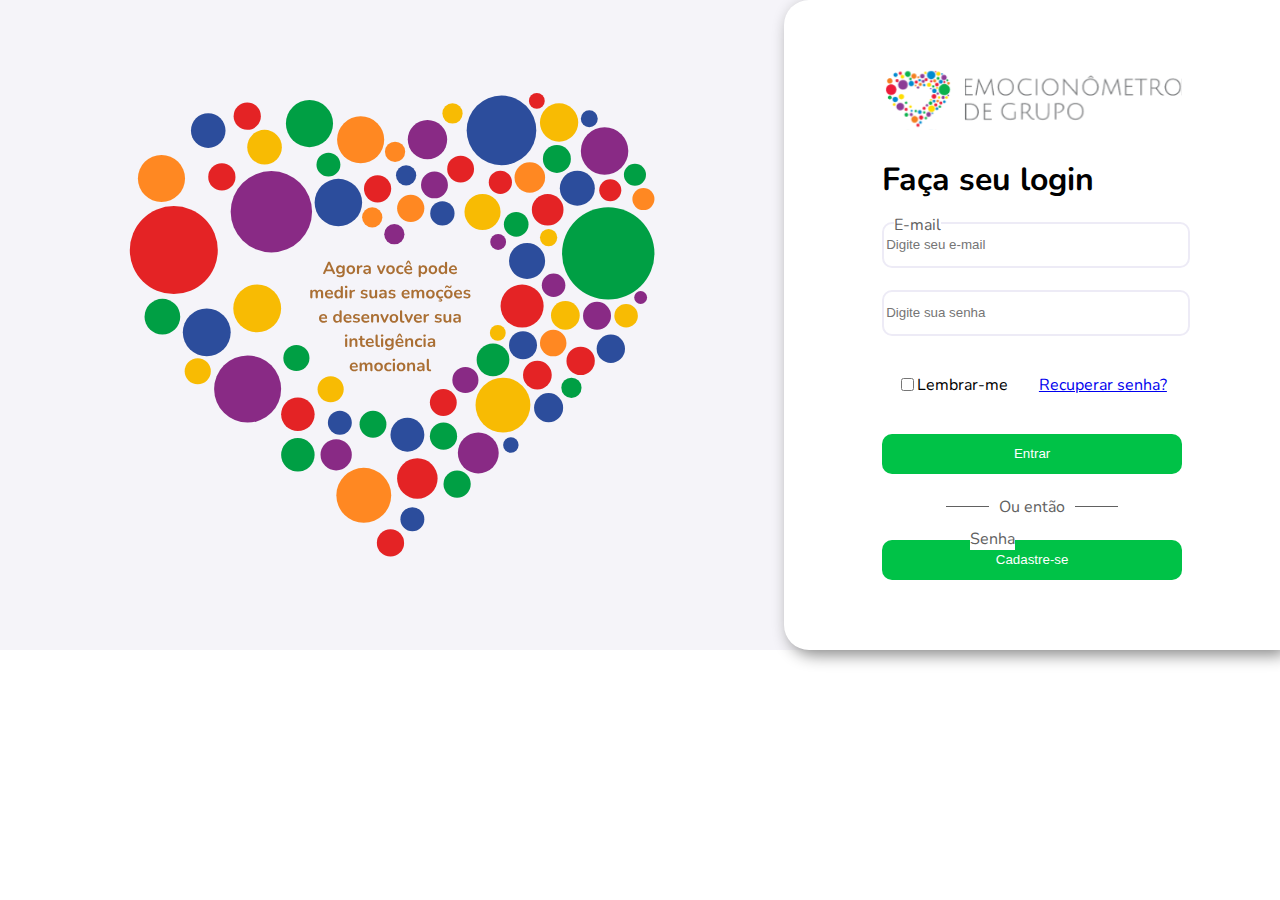
<file: index.html>
<!DOCTYPE html>
<html lang="pt-br">

<head>
    <meta charset="UTF-8">
    <meta name="viewport" content="width=device-width, initial-scale=1.0">
    <title>Página de Login</title>
    <link rel="stylesheet" href="login.css">
    <link rel="preconnect" href="https://fonts.googleapis.com">
    <link rel="preconnect" href="https://fonts.gstatic.com" crossorigin>
    <link href="https://fonts.googleapis.com/css2?family=Nunito:wght@500&display=swap" rel="stylesheet">
</head>

<body>
    <div class="main-login">
        <div class="left-login">
            <img class="img" src="./assets/login/coração.svg">
        </div>
        <div class="right-login">
            <div class="card-login">
                <div class="textfild">
                    <img class="vetor-login" src="./assets/login/icone login.svg">
                    <h1>Faça seu login</h1>
                    <form>
                        <div class="content-email">
                            <label class="label-email" for="email">E-mail</label>
                            <input type="email" name="email" placeholder="Digite seu e-mail">
                        </div>
                        <br>
                        <div>
                            <label class="label-senha" for="senha">Senha</label>
                            <input type="password" name="password" placeholder="Digite sua senha">
                            <span class="lnr lnr-eye"></span>
                        </div>
                    </form>
                    <br>
                    <div class="opcoes">
                        <div class="alinhar">
                            <input class="checkbox" type="checkbox">
                            <p>Lembrar-me</p>
                        </div>
                        <a href="#">Recuperar senha?</a>
                    </div>
                    <br>
                    <a href="./pages/bem-vindo/inicio.html"><button class="botton-entrar">Entrar</button></a>
                    <br><br>
                    <div class="linhas">
                        <div class="linha-h"></div>
                        <section>Ou então</section>
                        <div class="linha-h"></div>
                    </div>
                    <br>
                    <a href="#"><button class="botton-cadastrar">Cadastre-se</button></a>
                </div>
            </div>
        </div>
</body>

</html>
</file>
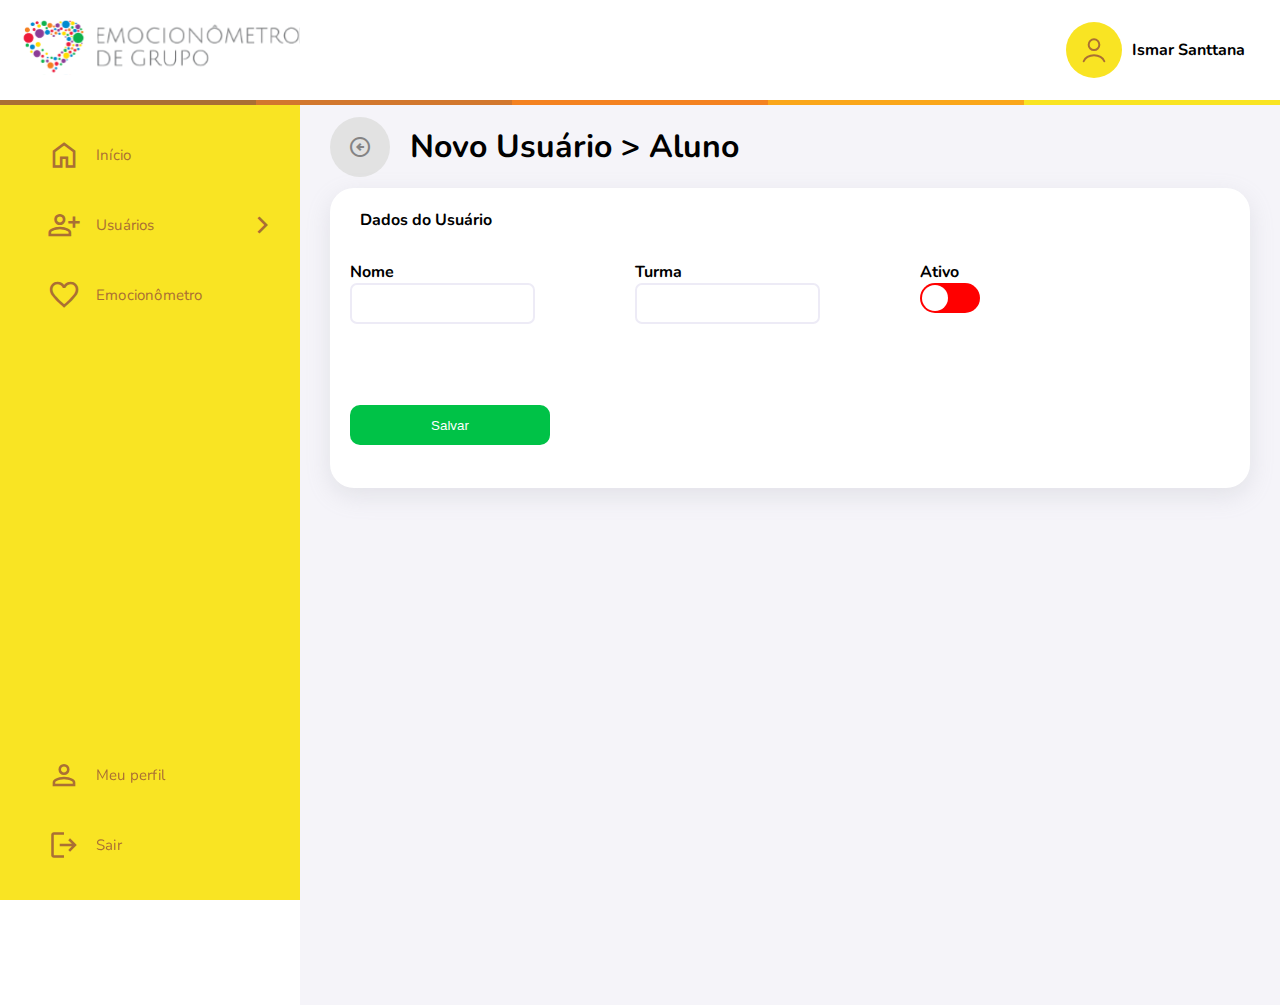
<file: pages/ALUNOS/cadastroalunos.html>
<!DOCTYPE html>
<html lang="pt-br">

<head>
    <meta charset="UTF-8" />
    <meta name="viewport" content="width=device-width, initial-scale=1.0" />
    <link rel="preconnect" href="https://fonts.googleapis.com" />
    <link rel="preconnect" href="https://fonts.gstatic.com" crossorigin />
    <link href="https://fonts.googleapis.com/css2?family=Nunito:wght@500&display=swap" rel="stylesheet" />
    <link rel="stylesheet" href="alunos.css" />
    <link rel="stylesheet"
        href="https://fonts.googleapis.com/css2?family=Material+Symbols+Outlined:opsz,wght,FILL,GRAD@20..48,100..700,0..1,-50..200" />
        <script src="cadastroalunos.js" defer></script>
        <script src="appalunos.js" defer></script>
    <title>Novo Usuário</title>
</head>

<body id="principal">
    <header>
        <div class="logo-home">
            <img src="../../assets/icones/icone.svg" />
        </div>
        <div class="user-logo">
            <img src="../../assets/icones/user1.svg" />
            <span>Ismar Santtana</span>
        </div>
    </header>
    <div class="linhas">
        <div class="linha-1"></div>
        <div class="linha-2"></div>
        <div class="linha-3"></div>
        <div class="linha-4"></div>
        <div class="linha-5"></div>
    </div>
    <nav>
        <div class="sidebar">
            <div class="menu-vertical">
                <div class="opcoes"><a href="../../pages/bem-vindo/inicio.html"><span class="material-symbols-outlined">
                            home
                        </span>
                        Início</a></div>
                <div class="opcoes">
                    <a class="acordion-usuarios"><span class="material-symbols-outlined">
                            person_add
                        </span>Usuários<span class="material-symbols-outlined icone">
                            chevron_right
                        </span></a>
                    <div class="submenu">
                        <a href="../../pages/PROFESSORES/listaprof.html" class="opcao-submenu">Professor</a>
                        <a href="pages/ALUNOS/listaalunos.html" class="opcao-submenu">Aluno</a>
                    </div>
                </div>
                <div class="opcoes"><a href="../../pages/EMOCIONOMETRO/emocionometro.html"><span class="material-symbols-outlined">
                            favorite
                        </span>
                        Emocionômetro</a></div>
                <div class="final">
                    <div class="opcoes"><a href="#"><span class="material-symbols-outlined">
                                person
                            </span>
                            Meu perfil</a></div>
                    <div class="opcoes"><a href="../../index.html"><span class="material-symbols-outlined">
                                logout
                            </span>
                            Sair</a></div>
                </div>
            </div>
        </div>
    </nav>

    <div class="main">
        <div class="central">
            <div class="voltar">
                <a href="../../pages/ALUNOS/listaalunos.html"><span class="material-symbols-outlined">
                    arrow_circle_left
                    </span></a>
                    <h1>Novo Usuário > Aluno</h1>
            </div>
            <div class="bloco-centro">
                <h4>Dados do Usuário</h4>
                <form id="formulario">
                    <div class="itens">
                        <label for="nome">Nome</label>
                        <input type="text" name="nome" id="nome" required>
                    </div>
                    <div class="itens">
                        <label for="turma">Turma</label>
                        <input type="text" name="turma" id="turma" required>
                    </div>
                    <div class="itens">
                        <label for="ativo">Ativo</label>
                        <label class="toggle">
                            <input type="checkbox" id="ativo" name="ativo" value="Ativo">
                            <span class="slider"></span>
                        </label>
                    </div>
                    <button class="btnsalvar" type="submit">Salvar</button>
                </form>
            </div>
        </div>
    </div>
</body>

</html>
</file>
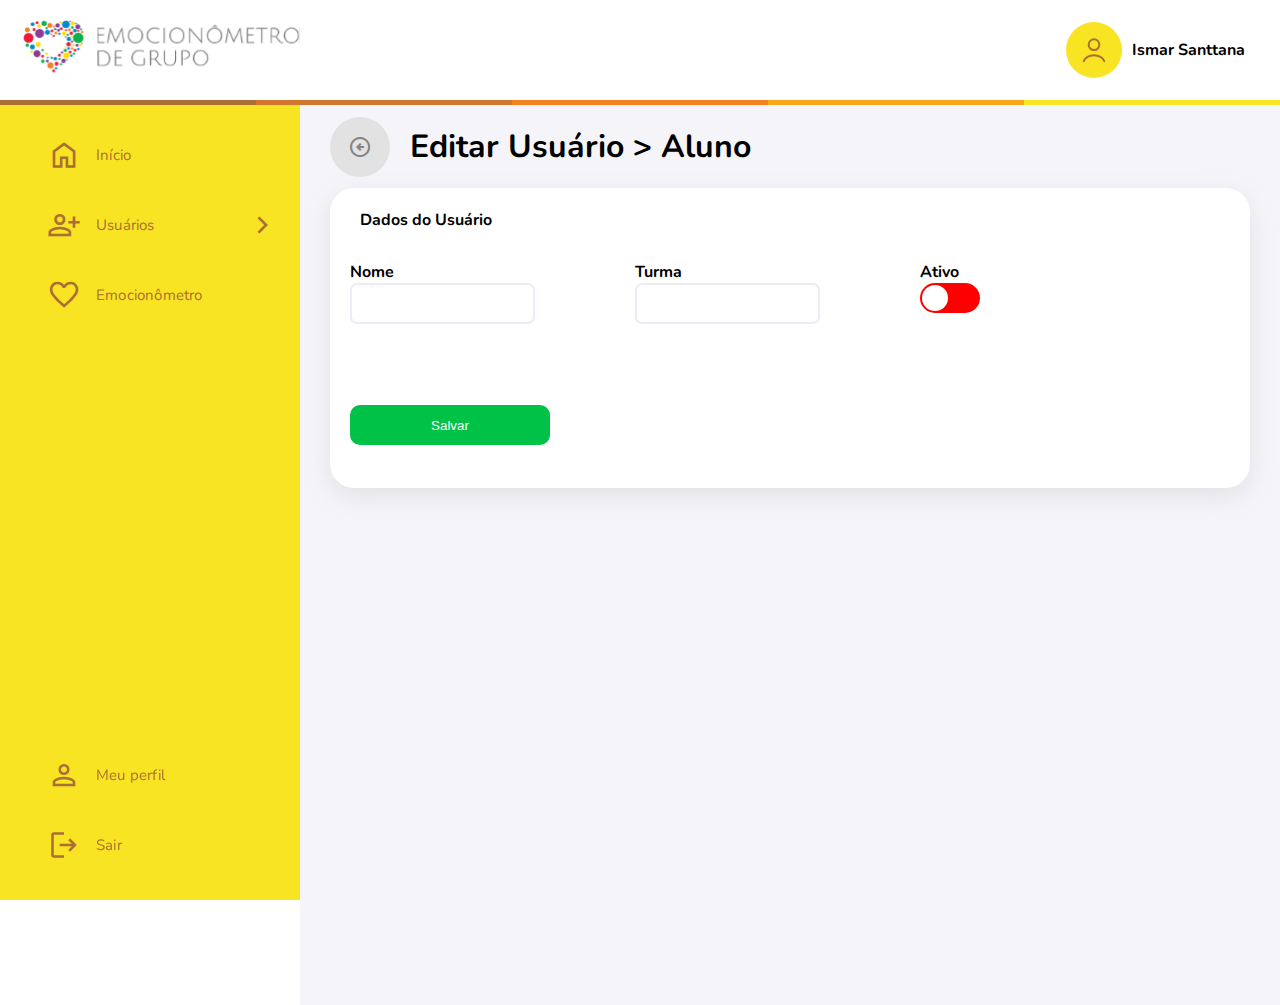
<file: pages/ALUNOS/editaralunos.html>
<!DOCTYPE html>
<html lang="pt-br">

<head>
    <meta charset="UTF-8" />
    <meta name="viewport" content="width=device-width, initial-scale=1.0" />
    <link rel="preconnect" href="https://fonts.googleapis.com" />
    <link rel="preconnect" href="https://fonts.gstatic.com" crossorigin />
    <link href="https://fonts.googleapis.com/css2?family=Nunito:wght@500&display=swap" rel="stylesheet" />
    <link rel="stylesheet" href="alunos.css" />
    <link rel="stylesheet"
        href="https://fonts.googleapis.com/css2?family=Material+Symbols+Outlined:opsz,wght,FILL,GRAD@20..48,100..700,0..1,-50..200" />
        <script src="editaralunos.js" defer></script>
        <script src="appalunos.js" defer></script>
    <title>Editar Alunos</title>
</head>

<body id="principal">
    <header>
        <div class="logo-home">
            <img src="../../assets/icones/icone.svg" />
        </div>
        <div class="user-logo">
            <img src="../../assets/icones/user1.svg" />
            <span>Ismar Santtana</span>
        </div>
    </header>
    <div class="linhas">
        <div class="linha-1"></div>
        <div class="linha-2"></div>
        <div class="linha-3"></div>
        <div class="linha-4"></div>
        <div class="linha-5"></div>
    </div>
    <nav>
        <div class="sidebar">
            <div class="menu-vertical">
                <div class="opcoes"><a href="../../pages/bem-vindo/inicio.html"><span class="material-symbols-outlined">
                            home
                        </span>
                        Início</a></div>
                <div class="opcoes">
                    <a class="acordion-usuarios"><span class="material-symbols-outlined">
                            person_add
                        </span>Usuários<span class="material-symbols-outlined icone">
                            chevron_right
                        </span></a>
                    <div class="submenu">
                        <a href="../../pages/PROFESSORES/listaprof.html" class="opcao-submenu">Professor</a>
                        <a href="../../pages/ALUNOS/listaalunos.html" class="opcao-submenu">Aluno</a>
                    </div>
                </div>
                <div class="opcoes"><a href=""><span class="material-symbols-outlined">
                            favorite
                        </span>
                        Emocionômetro</a></div>
                <div class="final">
                    <div class="opcoes"><a href=""><span class="material-symbols-outlined">
                                person
                            </span>
                            Meu perfil</a></div>
                    <div class="opcoes"><a href="../../index.html"><span class="material-symbols-outlined">
                                logout
                            </span>
                            Sair</a></div>
                </div>
            </div>
        </div>
    </nav>

    <div class="main">
        <div class="central">
            <div class="voltar">
                <a href="../../pages/PROFESSORES/listaprof.html"><span class="material-symbols-outlined">
                    arrow_circle_left
                    </span></a>
                    <h1>Editar Usuário > Aluno</h1>
            </div>
            <div class="bloco-centro">
                <h4>Dados do Usuário</h4>
                <form id="formulario">
                    <div class="itens">
                        <label for="nome">Nome</label>
                        <input type="text" name="nome" id="nome" required>
                    </div>
                    <div class="itens">
                        <label for="disciplina">Turma</label>
                        <input type="text" name="turma" id="turma" required>
                    </div>
                    <div class="itens">
                        <label for="ativo">Ativo</label>
                        <label class="toggle">
                            <input type="checkbox" id="ativo" name="ativo" value="Ativo">
                            <span class="slider"></span>
                        </label>
                    </div>
                    <button class="btnsalvar" type="submit">Salvar</button>
                </form>
            </div>
        </div>
    </div>
</body>

</html>
</file>
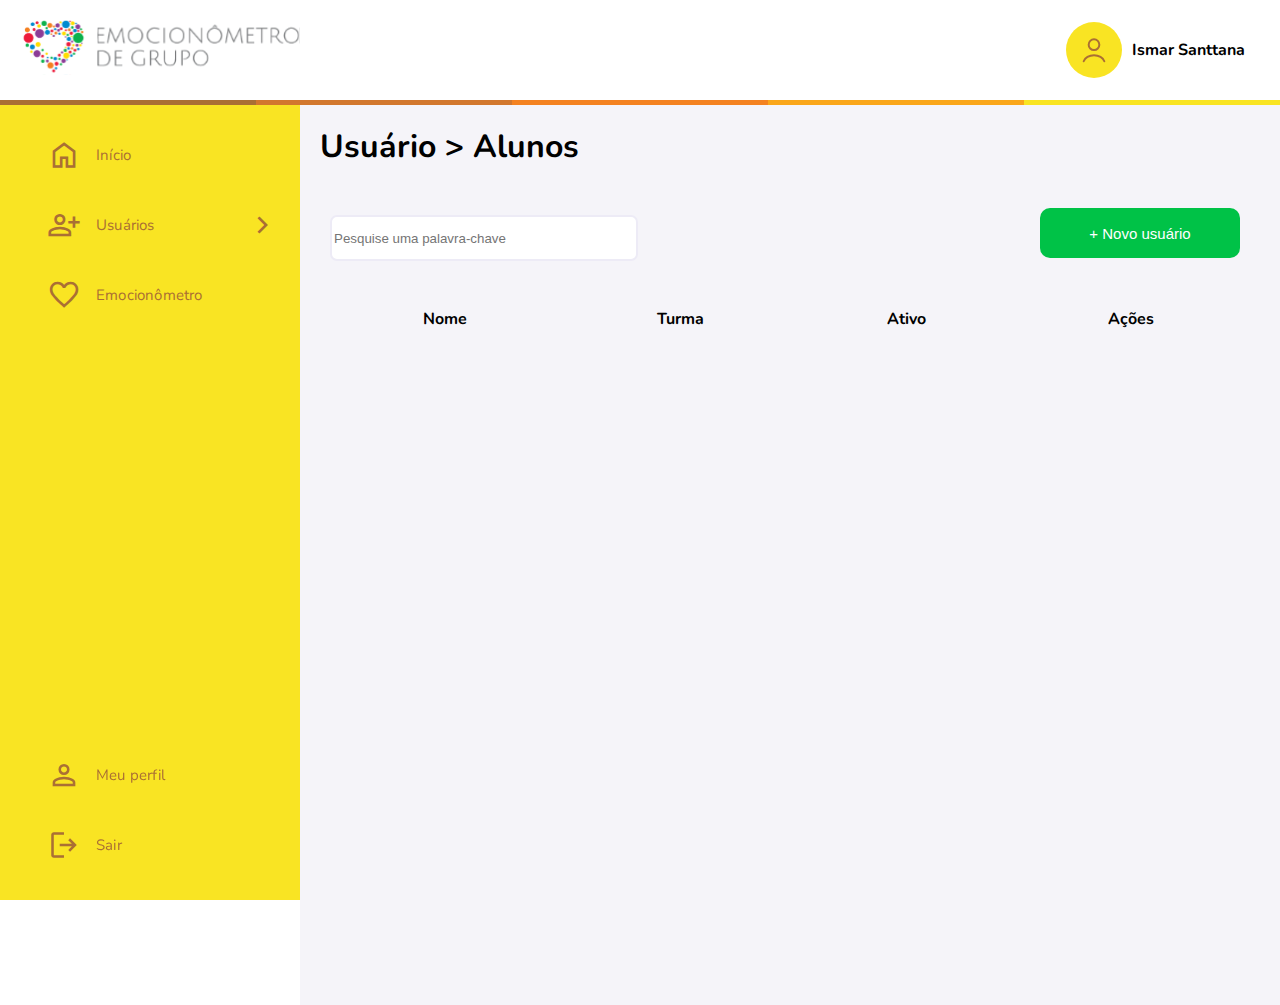
<file: pages/ALUNOS/listaalunos.html>
<!DOCTYPE html>
<html lang="pt-br">

<head>
    <meta charset="UTF-8" />
    <meta name="viewport" content="width=device-width, initial-scale=1.0" />
    <link rel="preconnect" href="https://fonts.googleapis.com" />
    <link rel="preconnect" href="https://fonts.gstatic.com" crossorigin />
    <link href="https://fonts.googleapis.com/css2?family=Nunito:wght@500&display=swap" rel="stylesheet" />
    <link rel="stylesheet" href="alunos.css" />
    <link rel="stylesheet"
        href="https://fonts.googleapis.com/css2?family=Material+Symbols+Outlined:opsz,wght,FILL,GRAD@20..48,100..700,0..1,-50..200" />
    <script src="listaralunos.js" defer></script>
    <script src="pesquisar.js" defer></script>
    <script src="appalunos.js" defer></script>
    <title>Listar Alunos</title>
</head>

<body id="principal">
    <header>
        <div class="logo-home">
            <img src="../../assets/icones/icone.svg" />
        </div>
        <div class="user-logo">
            <img src="../../assets/icones/user1.svg" />
            <span>Ismar Santtana</span>
        </div>
    </header>
    <div class="linhas">
        <div class="linha-1"></div>
        <div class="linha-2"></div>
        <div class="linha-3"></div>
        <div class="linha-4"></div>
        <div class="linha-5"></div>
    </div>
    <nav>
        <div class="sidebar">
            <div class="menu-vertical">
                <div class="opcoes"><a href="../../pages/bem-vindo/inicio.html"><span class="material-symbols-outlined">
                            home
                        </span>
                        Início</a></div>
                <div class="opcoes">
                    <a class="acordion-usuarios"><span class="material-symbols-outlined">
                            person_add
                        </span>Usuários<span class="material-symbols-outlined icone">
                            chevron_right
                        </span></a>
                    <div class="submenu">
                        <a href="../../pages/PROFESSORES/listaprof.html" class="opcao-submenu">Professor</a>
                        <a href="pages/ALUNOS/listaalunos.html" class="opcao-submenu">Aluno</a>
                    </div>
                </div>
                <div class="opcoes"><a href="../../pages/EMOCIONOMETRO/emocionometro.html"><span class="material-symbols-outlined">
                            favorite
                        </span>
                        Emocionômetro</a></div>
                <div class="final">
                    <div class="opcoes"><a href=""><span class="material-symbols-outlined">
                                person
                            </span>
                            Meu perfil</a></div>
                    <div class="opcoes"><a href="../../index.html"><span class="material-symbols-outlined">
                                logout
                            </span>
                            Sair</a></div>
                </div>
            </div>
        </div>
    </nav>

    <div class="main">
        <div class="central">
                <h1 class="paginacao">Usuário > Alunos</h1>
                    <div class="buscar">
                        <input id="input-busca" type="text" class="form-control mt-3 mb-3" placeholder="Pesquise uma palavra-chave">
                        <a href="../../pages/ALUNOS/cadastroalunos.html" ><button  class="b">+ Novo usuário</button></a>
                    </div>
                    <div class="main-chart">
                        <table class="table">
                            <thead>
                                <th>Nome</th>
                                <th>Turma</th>
                                <th>Ativo</th>
                                <th>Ações</th>
                            </thead>
                            <tbody id="tabela-prof"></tbody>
                        </table>
                    </div>   
        </div>
    </div>
</body>

</html>
</file>
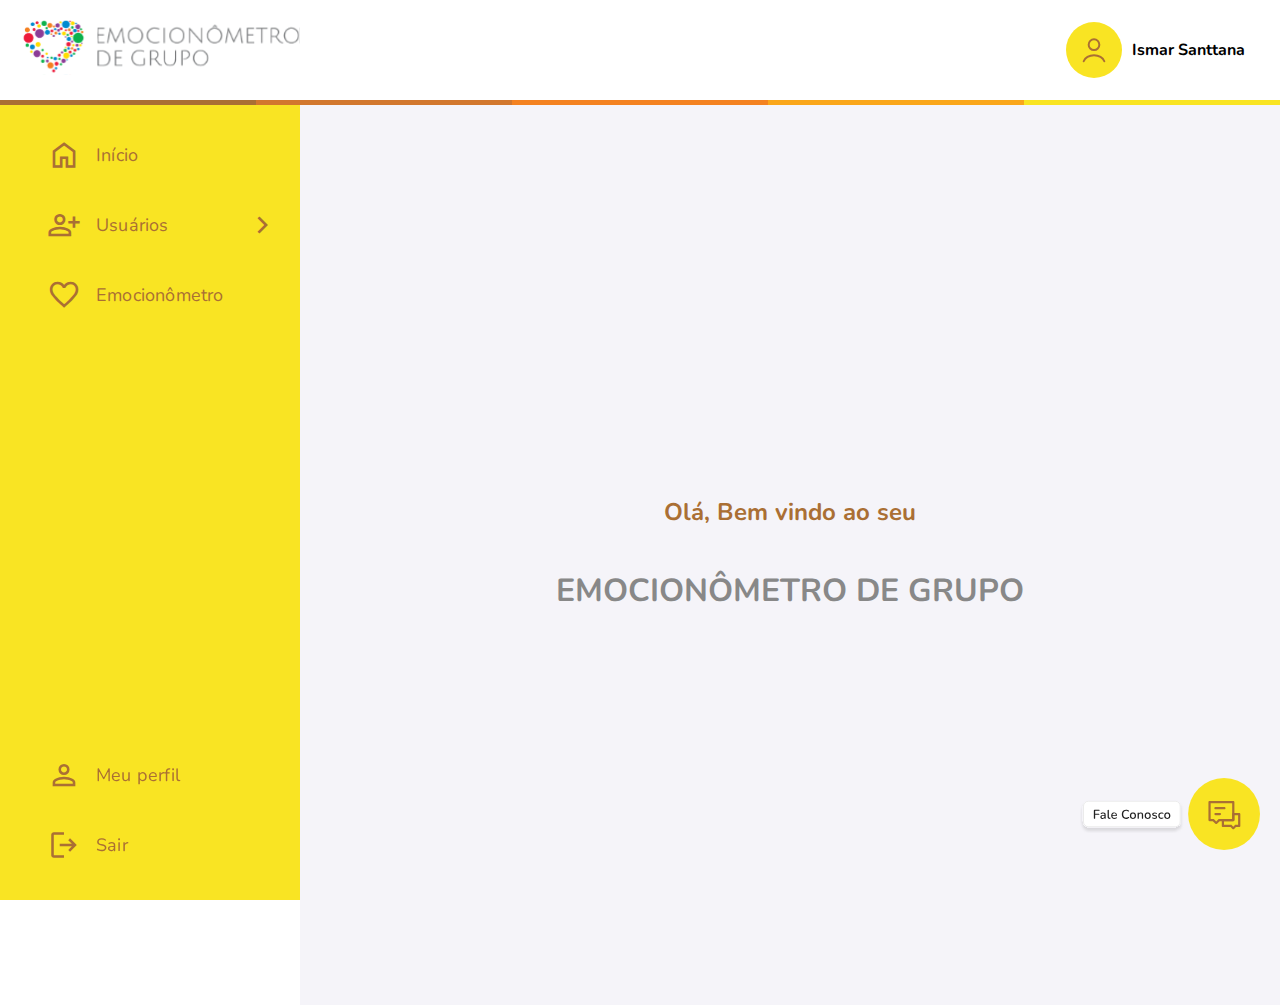
<file: pages/bem-vindo/inicio.html>
<!DOCTYPE html>
<html lang="pt-br">

<head>
    <meta charset="UTF-8" />
    <meta name="viewport" content="width=device-width, initial-scale=1.0" />
    <link rel="preconnect" href="https://fonts.googleapis.com" />
    <link rel="preconnect" href="https://fonts.gstatic.com" crossorigin />
    <link href="https://fonts.googleapis.com/css2?family=Nunito:wght@500&display=swap" rel="stylesheet" />
    <link rel="stylesheet" href="inicio.css" />
    <link rel="stylesheet"
        href="https://fonts.googleapis.com/css2?family=Material+Symbols+Outlined:opsz,wght,FILL,GRAD@20..48,100..700,0..1,-50..200" />
    <script src="app.js" defer></script>
    <title>Bem-Vindo</title>
</head>

<body id="principal">
    <header>
        <div class="logo-home">
            <img src="../../assets/icones/icone.svg" />
        </div>
        <div class="user-logo">
            <img src="../../assets/icones/user1.svg" />
            <span>Ismar Santtana</span>
        </div>
    </header>
    <div class="linhas">
        <div class="linha-1"></div>
        <div class="linha-2"></div>
        <div class="linha-3"></div>
        <div class="linha-4"></div>
        <div class="linha-5"></div>
    </div>
    <nav>
        <div class="sidebar">
            <div class="menu-vertical">
                <div class="opcoes"><a href="../../pages/bem-vindo/inicio.html"><span class="material-symbols-outlined">
                            home
                        </span>
                        Início</a></div>
                <div class="opcoes">
                    <a class="acordion-usuarios"><span class="material-symbols-outlined">
                            person_add
                        </span>Usuários<span class="material-symbols-outlined icone">
                            chevron_right
                        </span></a>
                    <div class="submenu">
                        <a href="../../pages/PROFESSORES/listaprof.html" class="opcao-submenu">Professor</a>
                        <a href="../../pages/ALUNOS/listaalunos.html" class="opcao-submenu">Aluno</a>
                    </div>
                </div>
                <div class="opcoes"><a href="../../pages/EMOCIONOMETRO/emocionometro.html"><span class="material-symbols-outlined">
                            favorite
                        </span>
                        Emocionômetro</a></div>
                <div class="final">
                    <div class="opcoes"><a href=""><span class="material-symbols-outlined">
                                person
                            </span>
                            Meu perfil</a></div>
                    <div class="opcoes"><a href="../../index.html"><span class="material-symbols-outlined">
                                logout
                            </span>
                            Sair</a></div>
                </div>
            </div>
        </div>
    </nav>

    <div class="main">
        <div class="central">
            <h2>Olá, Bem vindo ao seu</h2>
            <h1>EMOCIONÔMETRO DE GRUPO</h1>
        </div>
        <div class="faleconosco">
            <img src="../../assets/imagens/fale conosco.svg">
        </div>
    </div>
</body>

</html>
</file>
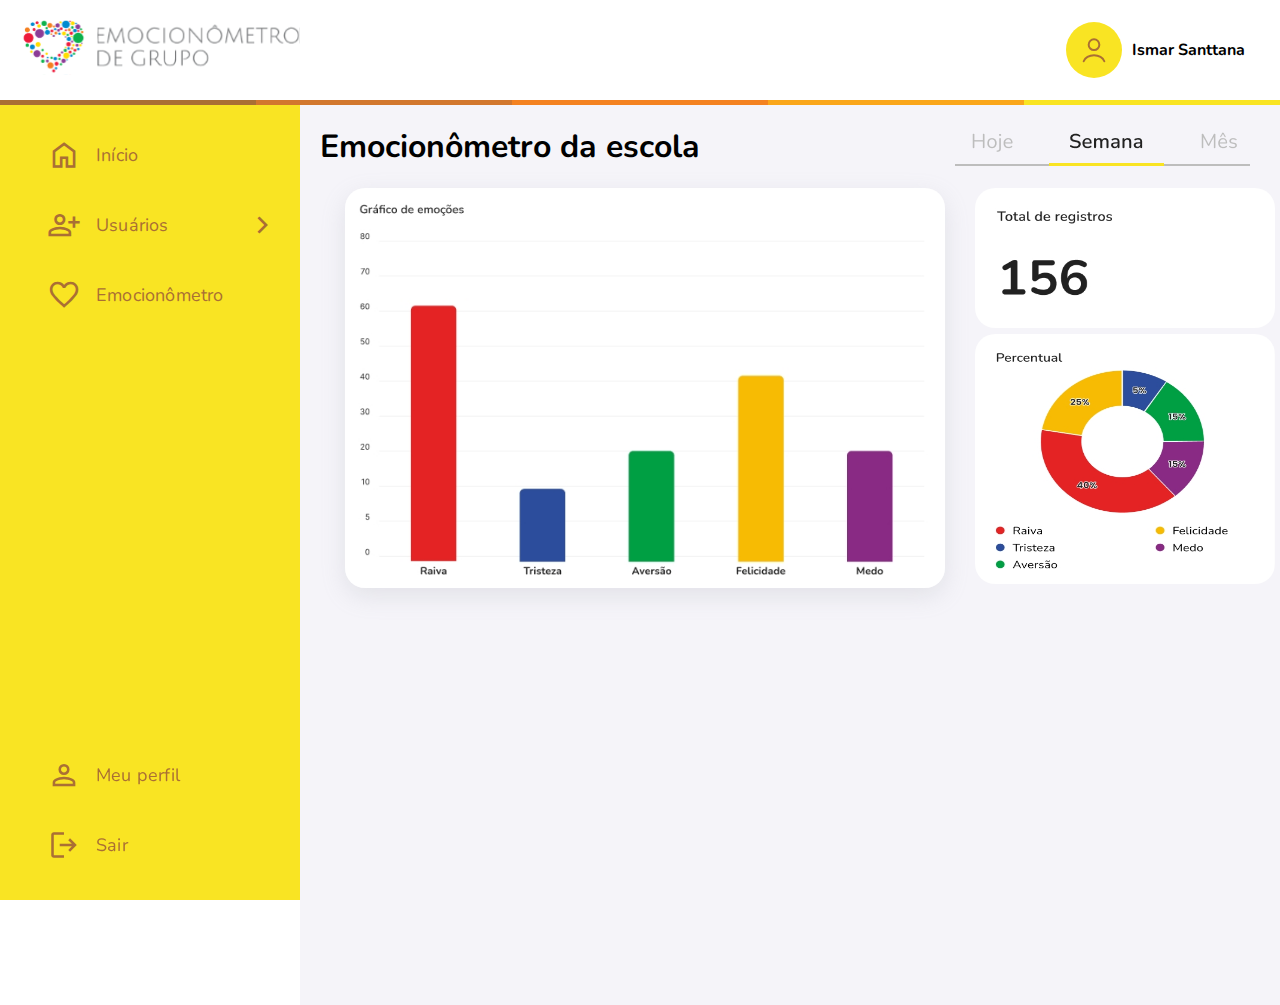
<file: pages/EMOCIONOMETRO/emocionometro.html>
<!DOCTYPE html>
<html lang="pt-br">

<head>
    <meta charset="UTF-8" />
    <meta name="viewport" content="width=device-width, initial-scale=1.0" />
    <link rel="preconnect" href="https://fonts.googleapis.com" />
    <link rel="preconnect" href="https://fonts.gstatic.com" crossorigin />
    <link href="https://fonts.googleapis.com/css2?family=Nunito:wght@500&display=swap" rel="stylesheet" />
    <link rel="stylesheet" href="emo.css" />
    <link rel="stylesheet"
        href="https://fonts.googleapis.com/css2?family=Material+Symbols+Outlined:opsz,wght,FILL,GRAD@20..48,100..700,0..1,-50..200" />
    <script src="../../pages/PROFESSORES/app.js" defer></script>
    <title>Listar Professor</title>
</head>

<body id="principal">
    <header>
        <div class="logo-home">
            <img src="../../assets/icones/icone.svg" />
        </div>
        <div class="user-logo">
            <img src="../../assets/icones/user1.svg" />
            <span>Ismar Santtana</span>
        </div>
    </header>
    <div class="linhas">
        <div class="linha-1"></div>
        <div class="linha-2"></div>
        <div class="linha-3"></div>
        <div class="linha-4"></div>
        <div class="linha-5"></div>
    </div>
    <nav>
        <div class="sidebar">
            <div class="menu-vertical">
                <div class="opcoes"><a href="../../pages/bem-vindo/inicio.html"><span class="material-symbols-outlined">
                            home
                        </span>
                        Início</a></div>
                <div class="opcoes">
                    <a class="acordion-usuarios"><span class="material-symbols-outlined">
                            person_add
                        </span>Usuários<span class="material-symbols-outlined icone">
                            chevron_right
                        </span></a>
                    <div class="submenu">
                        <a href="../../pages/PROFESSORES/listaprof.html" class="opcao-submenu">Professor</a>
                        <a href="../../pages/ALUNOS/listaalunos.html" class="opcao-submenu">Aluno</a>
                    </div>
                </div>
                <div class="opcoes"><a href=""><span class="material-symbols-outlined">
                            favorite
                        </span>
                        Emocionômetro</a></div>
                <div class="final">
                    <div class="opcoes"><a href="/pages/EMOCIONOMETRO/emocionometro.html"><span class="material-symbols-outlined">
                                person
                            </span>
                            Meu perfil</a></div>
                    <div class="opcoes"><a href="../../index.html"><span class="material-symbols-outlined">
                                logout
                            </span>
                            Sair</a></div>
                </div>
            </div>
        </div>
    </nav>

    <div class="main">
        <div class="central">
            <div class="emocionometro">
                <h1>Emocionômetro da escola </h1>
            <img src="../../assets/imagens/dias da semana.png">
            </div>
                    <div class="main-chart">
                        <div class="card-emocoes"><img class="emocoes" src="../../assets/imagens/grafico de emoções.jpg" alt=""></div>
                        <div class="quadrado2">
                            <img class="registros" src="../../assets/imagens/total de registros.jpg" alt="">
                            <img class="percentual" src="../../assets/imagens/percentual.jpg" alt="">
                        </div>
                    </div>   
        </div>
    </div>
</body>

</html>
</file>
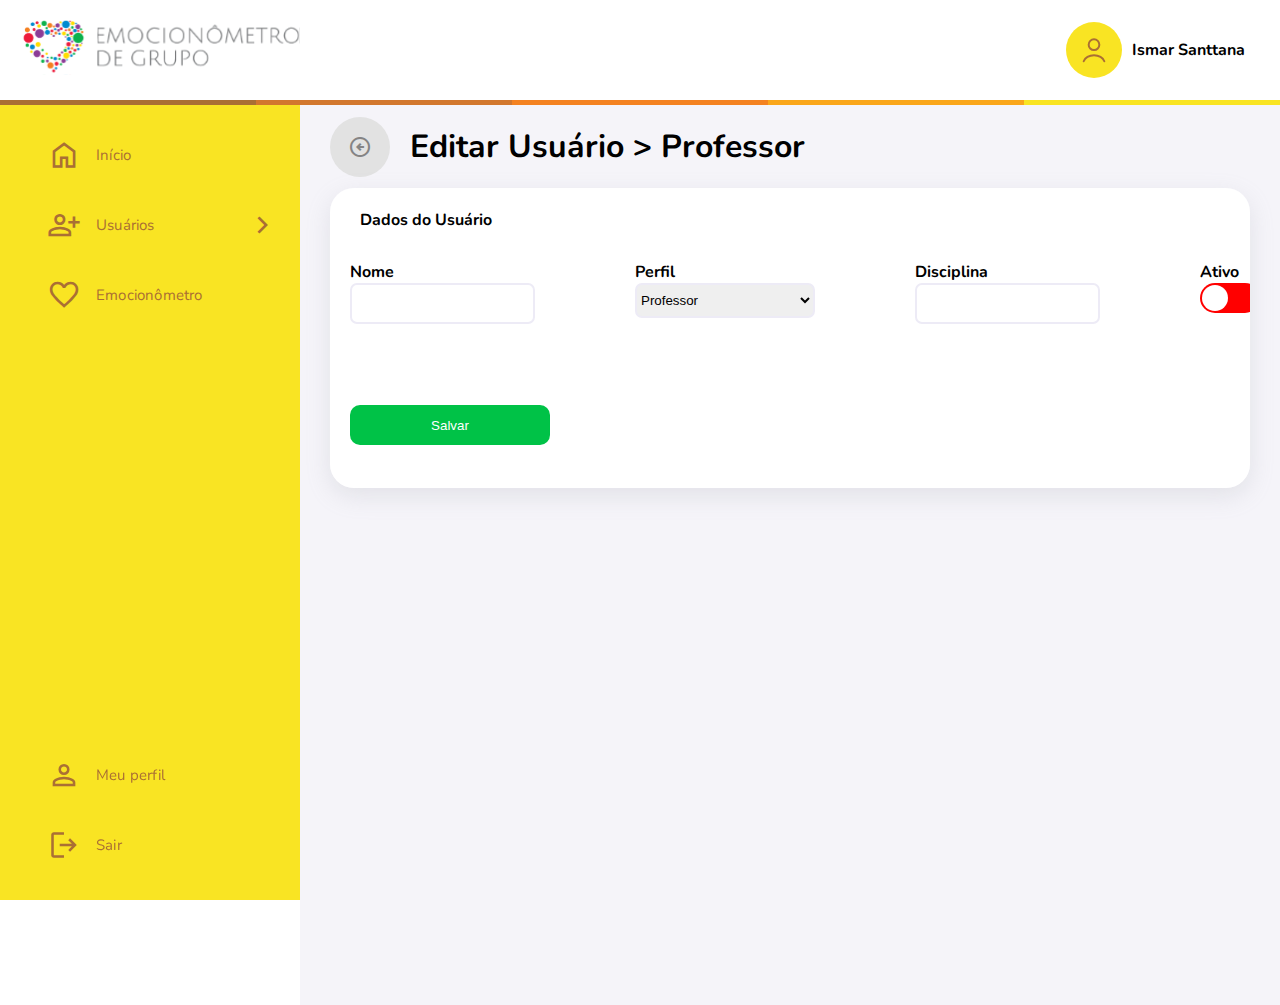
<file: pages/PROFESSORES/editarprof.html>
<!DOCTYPE html>
<html lang="pt-br">

<head>
    <meta charset="UTF-8" />
    <meta name="viewport" content="width=device-width, initial-scale=1.0" />
    <link rel="preconnect" href="https://fonts.googleapis.com" />
    <link rel="preconnect" href="https://fonts.gstatic.com" crossorigin />
    <link href="https://fonts.googleapis.com/css2?family=Nunito:wght@500&display=swap" rel="stylesheet" />
    <link rel="stylesheet" href="prof.css" />
    <link rel="stylesheet"
        href="https://fonts.googleapis.com/css2?family=Material+Symbols+Outlined:opsz,wght,FILL,GRAD@20..48,100..700,0..1,-50..200" />
        <script src="editar.js" defer></script>
        <script src="cadastro.js" defer></script>
        <script src="app.js" defer></script>
    <title>Editar Usuário</title>
</head>

<body id="principal">
    <header>
        <div class="logo-home">
            <img src="../../assets/icones/icone.svg" />
        </div>
        <div class="user-logo">
            <img src="../../assets/icones/user1.svg" />
            <span>Ismar Santtana</span>
        </div>
    </header>
    <div class="linhas">
        <div class="linha-1"></div>
        <div class="linha-2"></div>
        <div class="linha-3"></div>
        <div class="linha-4"></div>
        <div class="linha-5"></div>
    </div>
    <nav>
        <div class="sidebar">
            <div class="menu-vertical">
                <div class="opcoes"><a href="../../pages/bem-vindo/inicio.html"><span class="material-symbols-outlined">
                            home
                        </span>
                        Início</a></div>
                <div class="opcoes">
                    <a class="acordion-usuarios"><span class="material-symbols-outlined">
                            person_add
                        </span>Usuários<span class="material-symbols-outlined icone">
                            chevron_right
                        </span></a>
                    <div class="submenu">
                        <a href="../pages/PROFESSORES/listaprof.html" class="opcao-submenu">Professor</a>
                        <a href="../../pages/ALUNOS/listaalunos.html" class="opcao-submenu">Aluno</a>
                    </div>
                </div>
                <div class="opcoes"><a href=""><span class="material-symbols-outlined">
                            favorite
                        </span>
                        Emocionômetro</a></div>
                <div class="final">
                    <div class="opcoes"><a href=""><span class="material-symbols-outlined">
                                person
                            </span>
                            Meu perfil</a></div>
                    <div class="opcoes"><a href="../../index.html"><span class="material-symbols-outlined">
                                logout
                            </span>
                            Sair</a></div>
                </div>
            </div>
        </div>
    </nav>

    <div class="main">
        <div class="central">
            <div class="voltar">
                <a href="../../pages/PROFESSORES/listaprof.html"><span class="material-symbols-outlined">
                    arrow_circle_left
                    </span></a>
                    <h1>Editar Usuário > Professor</h1>
            </div>
            <div class="bloco-centro">
                <h4>Dados do Usuário</h4>
                <form id="formulario">
                    <div class="itens">
                        <label for="nome">Nome</label>
                        <input type="text" name="nome" id="nome" required>
                    </div>
                    <div class="itens">
                        <label for="perfil">Perfil</label>
                        <select name="select" id="perfil" required>
                            <option value="Professor">Professor</option>
                            <option value="Cordenador">Coordenador</option>
                        </select>
                    </div>
                    <div class="itens">
                        <label for="disciplina">Disciplina</label>
                        <input type="text" name="disciplina" id="disciplina" required>
                    </div>
                    <div class="itens">
                        <label for="ativo">Ativo</label>
                        <label class="toggle">
                            <input type="checkbox" id="ativo" name="ativo" value="Ativo">
                            <span class="slider"></span>
                        </label>
                    </div>
                    <button class="btnsalvar" type="submit">Salvar</button>
                </form>
            </div>
        </div>
    </div>
</body>

</html>
</file>
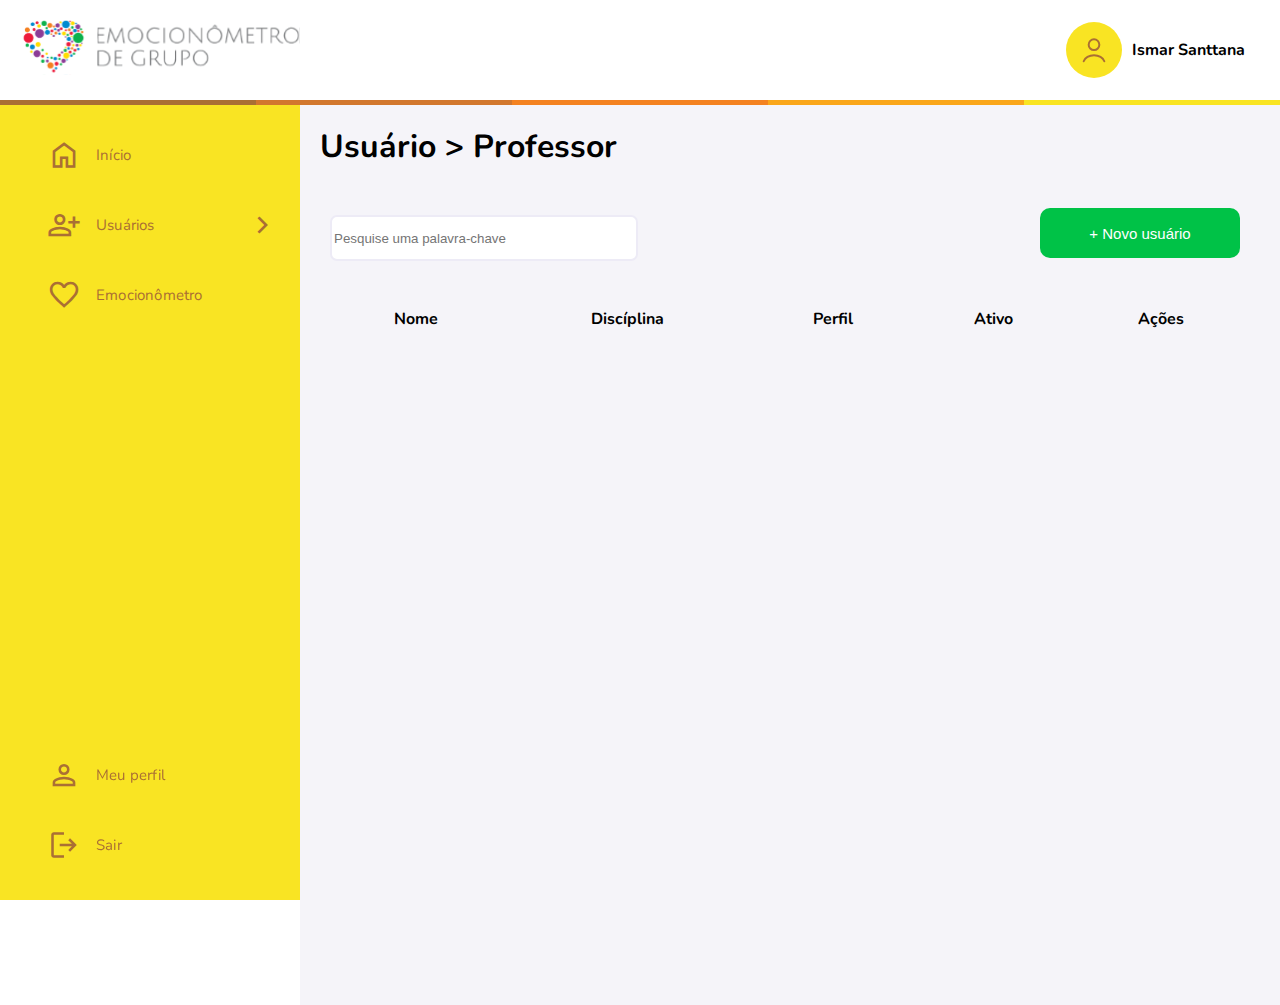
<file: pages/PROFESSORES/listaprof.html>
<!DOCTYPE html>
<html lang="pt-br">

<head>
    <meta charset="UTF-8" />
    <meta name="viewport" content="width=device-width, initial-scale=1.0" />
    <link rel="preconnect" href="https://fonts.googleapis.com" />
    <link rel="preconnect" href="https://fonts.gstatic.com" crossorigin />
    <link href="https://fonts.googleapis.com/css2?family=Nunito:wght@500&display=swap" rel="stylesheet" />
    <link rel="stylesheet" href="prof.css" />
    <link rel="stylesheet"
        href="https://fonts.googleapis.com/css2?family=Material+Symbols+Outlined:opsz,wght,FILL,GRAD@20..48,100..700,0..1,-50..200" />
    <script src="listar.js" defer></script>
    <script src="pesquisar.js" defer></script>
    <script src="app.js" defer></script>
    <title>Listar Professor</title>
</head>

<body id="principal">
    <header>
        <div class="logo-home">
            <img src="../../assets/icones/icone.svg" />
        </div>
        <div class="user-logo">
            <img src="../../assets/icones/user1.svg" />
            <span>Ismar Santtana</span>
        </div>
    </header>
    <div class="linhas">
        <div class="linha-1"></div>
        <div class="linha-2"></div>
        <div class="linha-3"></div>
        <div class="linha-4"></div>
        <div class="linha-5"></div>
    </div>
    <nav>
        <div class="sidebar">
            <div class="menu-vertical">
                <div class="opcoes"><a href="../../pages/bem-vindo/inicio.html"><span class="material-symbols-outlined">
                            home
                        </span>
                        Início</a></div>
                <div class="opcoes">
                    <a class="acordion-usuarios"><span class="material-symbols-outlined">
                            person_add
                        </span>Usuários<span class="material-symbols-outlined icone">
                            chevron_right
                        </span></a>
                    <div class="submenu">
                        <a href="../../pages/PROFESSORES/listaprof.html" class="opcao-submenu">Professor</a>
                        <a href="../../pages/ALUNOS/listaalunos.html" class="opcao-submenu">Aluno</a>
                    </div>
                </div>
                <div class="opcoes"><a href="../../pages/EMOCIONOMETRO/emocionometro.html"><span class="material-symbols-outlined">
                            favorite
                        </span>
                        Emocionômetro</a></div>
                <div class="final">
                    <div class="opcoes"><a href=""><span class="material-symbols-outlined">
                                person
                            </span>
                            Meu perfil</a></div>
                    <div class="opcoes"><a href="../../index.html"><span class="material-symbols-outlined">
                                logout
                            </span>
                            Sair</a></div>
                </div>
            </div>
        </div>
    </nav>

    <div class="main">
        <div class="central">
                <h1 class="paginacao">Usuário > Professor</h1>
                    <div class="buscar">
                        <input id="input-busca" type="text" class="form-control mt-3 mb-3" placeholder="Pesquise uma palavra-chave">
                        <a href="../../pages/PROFESSORES/profcadastro.html" ><button  class="b">+ Novo usuário</button></a>
                    </div>
                    <div class="main-chart">
                        <table class="table">
                            <thead>
                                <th>Nome</th>
                                <th>Discíplina</th>
                                <th>Perfil</th>
                                <th>Ativo</th>
                                <th>Ações</th>
                            </thead>
                            <tbody id="tabela-prof"></tbody>
                        </table>
                    </div>   
        </div>
    </div>
</body>

</html>
</file>
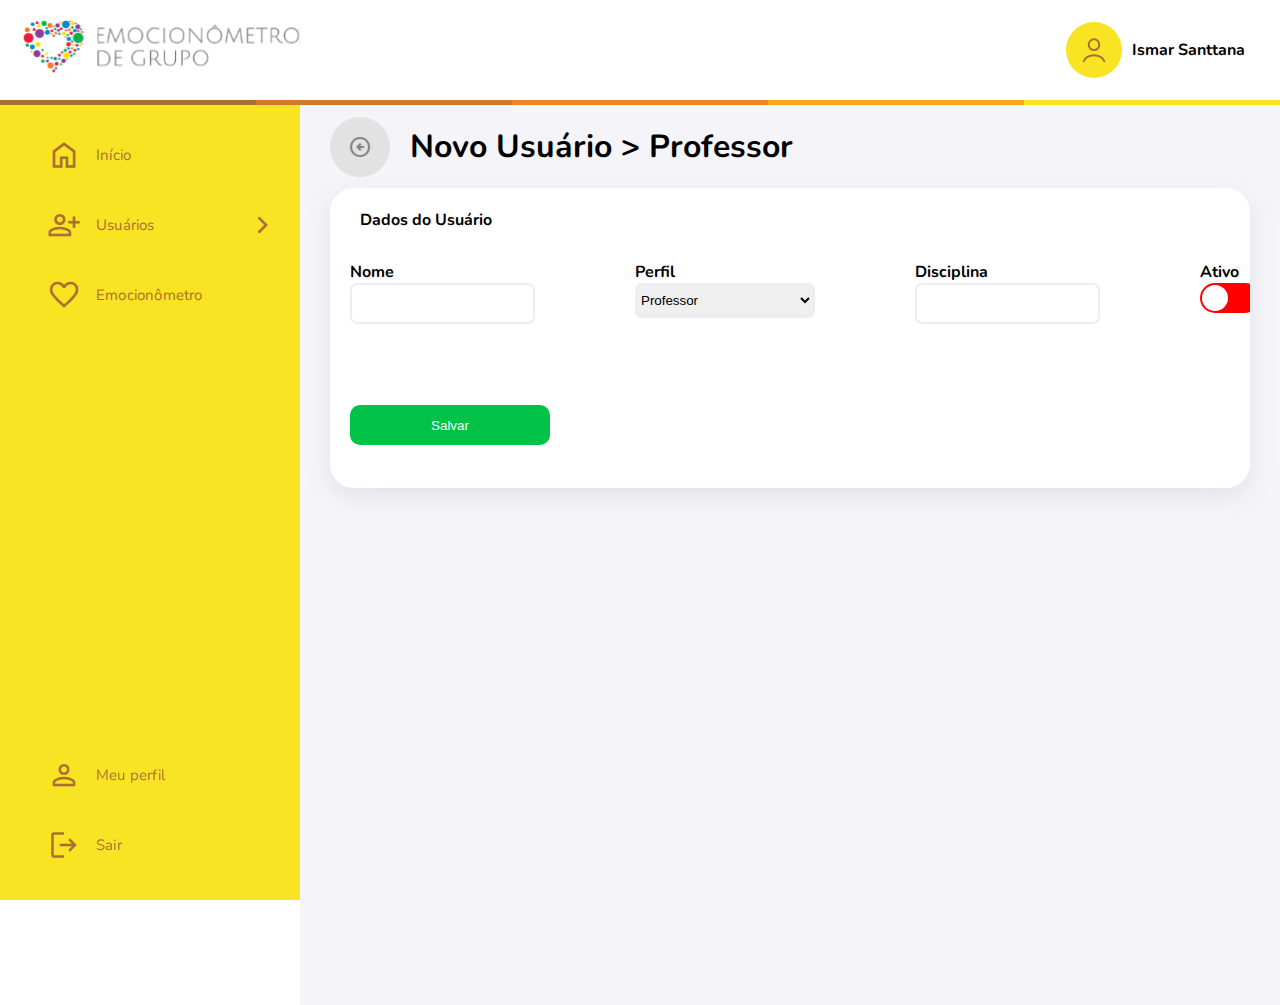
<file: pages/PROFESSORES/profcadastro.html>
<!DOCTYPE html>
<html lang="pt-br">

<head>
    <meta charset="UTF-8" />
    <meta name="viewport" content="width=device-width, initial-scale=1.0" />
    <link rel="preconnect" href="https://fonts.googleapis.com" />
    <link rel="preconnect" href="https://fonts.gstatic.com" crossorigin />
    <link href="https://fonts.googleapis.com/css2?family=Nunito:wght@500&display=swap" rel="stylesheet" />
    <link rel="stylesheet" href="prof.css" />
    <link rel="stylesheet"
        href="https://fonts.googleapis.com/css2?family=Material+Symbols+Outlined:opsz,wght,FILL,GRAD@20..48,100..700,0..1,-50..200" />
        <script src="cadastro.js" defer></script>
        <script src="app.js" defer></script>
    <title>Novo Usuário</title>
</head>

<body id="principal">
    <header>
        <div class="logo-home">
            <img src="../../assets/icones/icone.svg" />
        </div>
        <div class="user-logo">
            <img src="../../assets/icones/user1.svg" />
            <span>Ismar Santtana</span>
        </div>
    </header>
    <div class="linhas">
        <div class="linha-1"></div>
        <div class="linha-2"></div>
        <div class="linha-3"></div>
        <div class="linha-4"></div>
        <div class="linha-5"></div>
    </div>
    <nav>
        <div class="sidebar">
            <div class="menu-vertical">
                <div class="opcoes"><a href="../../pages/bem-vindo/inicio.html"><span class="material-symbols-outlined">
                            home
                        </span>
                        Início</a></div>
                <div class="opcoes">
                    <a class="acordion-usuarios"><span class="material-symbols-outlined">
                            person_add
                        </span>Usuários<span class="material-symbols-outlined icone">
                            chevron_right
                        </span></a>
                    <div class="submenu">
                        <a href="../../pages/PROFESSORES/listaprof.html" class="opcao-submenu">Professor</a>
                        <a href="../../pages/ALUNOS/listaalunos.html" class="opcao-submenu">Aluno</a>
                    </div>
                </div>
                <div class="opcoes"><a href="../../pages/EMOCIONOMETRO/emocionometro.html"><span class="material-symbols-outlined">
                            favorite
                        </span>
                        Emocionômetro</a></div>
                <div class="final">
                    <div class="opcoes"><a href=""><span class="material-symbols-outlined">
                                person
                            </span>
                            Meu perfil</a></div>
                    <div class="opcoes"><a href="../../index.html"><span class="material-symbols-outlined">
                                logout
                            </span>
                            Sair</a></div>
                </div>
            </div>
        </div>
    </nav>

    <div class="main">
        <div class="central">
            <div class="voltar">
                <a href="../../pages/PROFESSORES/listaprof.html"><span class="material-symbols-outlined">
                    arrow_circle_left
                    </span></a>
                    <h1>Novo Usuário > Professor</h1>
            </div>
            <div class="bloco-centro">
                <h4>Dados do Usuário</h4>
                <form id="formulario">
                    <div class="itens">
                        <label for="nome">Nome</label>
                        <input type="text" name="nome" id="nome" required>
                    </div>
                    <div class="itens">
                        <label for="perfil">Perfil</label>
                        <select name="select" id="perfil" required>
                            <option value="Professor">Professor</option>
                            <option value="Cordenador">Coordenador</option>
                        </select>
                    </div>
                    <div class="itens">
                        <label for="disciplina">Disciplina</label>
                        <input type="text" name="disciplina" id="disciplina" required>
                    </div>
                    <div class="itens">
                        <label for="ativo">Ativo</label>
                        <label class="toggle">
                            <input type="checkbox" id="ativo" name="ativo" value="Ativo">
                            <span class="slider"></span>
                        </label>
                    </div>
                    <button class="btnsalvar" type="submit">Salvar</button>
                </form>
            </div>
        </div>
    </div>
</body>

</html>
</file>
<file: login.css>
body {
    margin: 0;
    padding: 0;
    font-family: 'Nunito', sans-serif;

}

.main-login{
    width: 100%;
    display: flex;
    background: #F5F4F9;
    align-items: center;
}

.img{
    display: flex;
    justify-content: center;
    width: 600px;
    right: 600px;
}

.left-login{
    background: #F5F4F9;
    display: flex;
    align-items: center;
    justify-content: center;
    width: 100%;
}

.right-login{
    display: flex;
    align-items: center;
    justify-content: center;
    border-radius: 25px 0 0 25px;
    box-shadow: 5px 5px 1em #888;
    background: white;
    width: 809px;
    height: 650px;
}

.card-login{
    padding: 20px;
    width: 300px;
}

form input, form textarea {
    border: 2px solid #edebf6;;
    border-radius: 10px;
    width: 300px;
    height: 40px;
}

.opcoes{
    display: flex;
    align-items: center;
    justify-content: space-around;
}

.alinhar{
    display: flex;
    align-items: center;
    justify-content: space-around;
}


.content-email{
    position: relative;

}

.label-senha{
    position: absolute;
    bottom: 350px;
    background: white;
    left: 970px;
    color: #616161;
}

.label-email{
    position: absolute;
    bottom: 32px;
    left: 12px;
    background: white;
    color: #616161;
}

.botton-entrar{
    width: 300px;
    height: 40px;
    border-radius: 10px;
    color: white;
    cursor: pointer;
    background: #00C247 !important;
    border: 0px !important;
}

.botton-cadastrar{
    width: 300px;
    height: 40px;
    border-radius: 10px;
    color: white;
    background: #00C247 !important;
    border: 0px !important;
}

.vetor-login{
    width: 300px;
    height: 60px;
}

.linhas{
    display: flex;
    color: #616161;
    align-items: center;
    justify-content: center;
    text-align: center;
    gap: 10px;
}


.linha-h{
    width: 43px;
    border-bottom: 1px solid #616161;
}
</file>
<file: pages/ALUNOS/alunos.css>
body {
    margin: 0;
    padding: 0;
    font-family: "Nunito", sans-serif;
    overflow: hidden;
}

.conteiner {
    width: 100%;
    display: flex;
    align-items: center;
    background: #F5F4F9;
}

.logo-foto {
    background: #F5F4F9;
    align-items: center;
    display: flex;
    width: 100%;
    height: 100%;
    justify-content: center;
}

.logo-coracao {
    width: 100vh;
    right: 100vh;
}

.card-login {
    background: #ffffff;
    display: flex;
    align-items: center;
    text-align: center;
    justify-content: center;
    width: 809px;
    height: 100vh;
    border-radius: 24px 0 0 24px;
    box-shadow: 5px 5px 1em #888;
}

.email {
    position: relative;
}

.label-email {
    left: 12px;
    bottom: 53px;
    position: absolute;
    background: #FFFFFF;
    color: 616161;
}

.senha {
    position: relative;
}

.label-senha {
    left: 12px;
    bottom: 53px;
    position: absolute;
    background: #FFFFFF;
    color: 616161;
}

.card-form {
    padding: 20px;
    width: 300px;
}

.card-form h1 {
    text-align: left;
}

.card-form img {
    width: 250px;
    height: 62.79px;
}

.card-form form input,
form textarea {
    width: 300px;
    height: 40px;
    border-radius: 10px;
    border: 2px solid #edebf6;
    margin-bottom: 20px;
}

.suporte {
    display: flex;
    align-items: center;
    justify-content: space-around;
    margin-bottom: 30px;
}

.botao {
    width: 300px;
    height: 40px;
    color: #FFFFFF;
    background: #00c247;
    border: 5px;
    border-radius: 10px;
    margin-bottom: 15px;
    cursor: pointer;
}

.entao {
    display: flex;
    align-items: center;
    justify-content: center;
    gap: 10px;
    color: #616161;
    margin-bottom: 15px;
}

.linha {
    width: 43px;
    border-bottom: 1px solid #616161;
}

header {
    height: 100px;
    background: #ffffff;
    justify-content: space-between;
    display: flex;
    padding-right: 35px;
    text-align: center;
    position: relative;
    z-index: 1;
}

.logo-home {
    padding: 20px;
}

.logo-home img {
    width: 280px;
}

.user-logo {
    display: flex;
    align-items: center;
    font-weight: bold;
}

.user-logo span {
    margin-left: 10px;
}

.linhas {
    display: flex;
    align-items: center;
    justify-content: center;
    position: relative;
    z-index: 1;
}

.linha-1 {
    width: 100%;
    border-bottom: 5px solid #AA6F34;
}

.linha-2 {
    width: 100%;
    border-bottom: 5px solid #D2772E;
    ;
}

.linha-3 {
    width: 100%;
    border-bottom: 5px solid #F48221;
}

.linha-4 {
    width: 100%;
    border-bottom: 5px solid #FAA61A;
}

.linha-5 {
    width: 100%;
    border-bottom: 5px solid #F9E423;
}

.sidebar {
    background: #F9E423;
    width: 300px;
    height: 100vh;
    position: fixed;
    top: 0;
    transition: 0.6s ease;
}

.sidebar .menu-vertical {
    width: 100%;
    margin-top: 120px;
}

.sidebar .menu-vertical .opcoes {
    position: relative;
    cursor: pointer;
}

.sidebar .menu-vertical .opcoes a {
    color: #AA6F34;
    font-size: 15px;
    text-decoration: none;
    padding: 5px 40px;
    line-height: 60px;
    border-left: 7px solid #F9E423;
    display: flex;
    align-items: center;
    letter-spacing: 0.2px;
}

.sidebar .menu-vertical .opcoes a:hover {
    background: #FAA61A;
    transition: 0.5s ease;
    border-left: 7px solid #F48221;
    color: #ffffff;
    font-size: 15px;
}

.sidebar .menu-vertical .opcoes span {
    margin-right: 15px;
    font-size: 34px;
}

.sidebar .menu-vertical .opcoes a .icone {
    position: absolute;
    right: 0;
    margin: 20px;
    transition: 0.3s ease;
}

.sidebar .menu-vertical .opcoes .submenu {
    display: none;
}

.sidebar .menu-vertical .opcoes .submenu a {
    padding-left: 90px;
}

.sidebar .menu-vertical .opcoes .submenu a:hover {
    background: #F48221;
    transition: 0.3s ease;
}

.sidebar .menu-vertical .final {
    width: 300px;
    position: fixed;
    bottom: 20px;
}

.rotate {
    transform: rotate(90deg);
}

.main {
    position: relative;
    margin-left: 300px;
    background: green;
}

.central {
    display: flex;
    flex-direction: column;
    position: absolute;
    width: 100%;
    height: 100vh;
    background-color: #F5F4F9;
}

.central h1 {
    margin: 0%;
    padding: 20px;
}

.bloco-centro{
    margin-left: 30px;
    margin-right: 30px;
    background: #ffffff;
    height: 300px;
    border-radius: 24px 24px 24px 24px;
    box-shadow: rgba(149, 157, 165, 0.2) 0px 8px 24px;
    overflow-inline: auto;
}

#formulario {
    display: flex;
    margin-left: 20px;
    margin-top: 30px;
    margin-bottom: 20px;
}

#formulario label {
    display: block;
    font-weight: bold
}

#formulario button {
    display: flex;
    align-items: center;
    justify-content: center;
    position: absolute;
    top: 300px;
}

.itens {
    margin-right: 100px;
}

.btnsalvar{
    width: 200px;
    height: 40px;
    color: #FFFFFF;
    background: #00c247;
    border: 5px;
    border-radius: 10px;
    margin-bottom: 15px;
    cursor: pointer;
}
.bloco-centro h4{
    margin-left: 30px;
}

input{
    height: 35px;
    border-radius: 7px;
    border: 2px solid #edebf6;
}

select {
    height: 35px;
    border-radius: 7px;
    border: 2px solid #edebf6;
    width: 180px;
}

a{
    text-decoration: none;
}
.voltar{
    display: flex;
    align-items: center;
    margin-left: 30px;
}


.voltar span{
    display: flex;
    align-items: center;
    justify-content: center;
    color: #858484;
    background: #e2e2e2;
    border-radius: 100px;
    width: 60px;
    height: 60px;

}

.paginacao{
    display: flex;
    margin-left: 30px;
    margin-top: 30px;
}

/*final do head e sidbar*/

.buscar{
    display: flex;
    height: 30px;
    margin-left: 30px;
    margin-right: 40px;
    align-items: center;
    justify-content: space-between;
    margin-top: 30px;
    margin-bottom: 30px;
}

.b{
    background: #00C247;
    border-radius: 10px;
    height: 50px;
    width: 200px;
    border: 0px;
    color: white;
    font-size: 15px;
    cursor: pointer;
}

.bbb{
    background: #00C247;
    border-radius: 10px;
    height: 50px;
    width: 200px;
    border: 0px;
    color: white;
    font-size: 15px;
}

.main-chart {
    justify-content: space-between;
    margin-top: 20px;
    margin-left: 30px;
    margin-right: 30px;
    overflow-y: auto;
}

.main-chart .table {
    width: 100%;
    border-collapse:collapse;
    border-right: 10px;
    border-radius: 10px 0 0 10px;
}

.main-chart .table thead th {
    padding: 10px;
    text-align: center;
    color: #000000;
    justify-content: space-around;
}

.main-chart .table tbody tr {
    text-align: center;
    background: #ffffff;
    border: 10px solid #F5F4F9;
    border-radius: 20px;
}

.main-chart .table tbody td {
    background: #ffffff;
    padding: 10px;
    width: 150px;
    height: 50px;
    border-radius: 8px;
    font-size: 16px;
}

.main-chart .lapis {
    width: 30px;
    height: 30px;
    background-image: url("../../assets/icones/lapis.svg");
    background-size: cover;
    background-position: center;
    border-radius: 100%;
    border: none;
    cursor: pointer;
  }

.main-chart .lixo {
    width: 30px;
    height: 30px;
    background-image: url("../../assets/icones/lixeira.svg");
    background-size: cover;
    background-position: center;
    border-radius: 100%;
    border: none;
    cursor: pointer;
  }

#input-busca{
    width: 300px;
    height: 40px;
    border: 2px solid #edebf6;
    margin-top: 10px;
}

input[type="checkbox"] .ativo{
    width: 50px;
    height: 50px;
    appearance: nome;
    background-color: #00c247;
    border-radius: 50px;
    box-shadow: inset 0px 0px 16px 1px;
}

.toggle {
    position: relative;
    display: inline-block;
    width: 60px;
    height: 30px;
  }
  
  .toggle input {
    display: none;
  }
  
  .slider {
    position: absolute;
    cursor: pointer;
    top: 0;
    left: 0;
    right: 0;
    bottom: 0;
    background-color: red; /* Cor "inativo" */
    transition: 0.4s;
    border-radius: 15px;
  }
  
  .slider:before {
    position: absolute;
    content: "";
    height: 26px;
    width: 26px;
    left: 2px;
    bottom: 2px;
    background-color: white;
    transition: 0.4s;
    border-radius: 50%;
  }
  
  input:checked + .slider {
    background-color: green; /* Cor "ativo" */
  }
  
  input:checked + .slider:before {
    transform: translateX(26px);
  }
</file>
<file: pages/bem-vindo/inicio.css>
body {
    margin: 0;
    padding: 0;
    font-family: "Nunito", sans-serif;
    overflow: hidden;
}

.conteiner {
    width: 100%;
    display: flex;
    align-items: center;
    background: #F5F4F9;
}

.logo-foto {
    background: #F5F4F9;
    align-items: center;
    display: flex;
    width: 100%;
    height: 100%;
    justify-content: center;
}

.logo-coracao {
    width: 100vh;
    right: 100vh;
}

.card-login {
    background: #ffffff;
    display: flex;
    align-items: center;
    text-align: center;
    justify-content: center;
    width: 809px;
    height: 100vh;
    border-radius: 24px 0 0 24px;
    box-shadow: 5px 5px 1em #888;
}

.email {
    position: relative;
}

.label-email {
    left: 12px;
    bottom: 53px;
    position: absolute;
    background: #FFFFFF;
    color: 616161;
}

.senha {
    position: relative;
}

.label-senha {
    left: 12px;
    bottom: 53px;
    position: absolute;
    background: #FFFFFF;
    color: 616161;
}

.card-form {
    padding: 20px;
    width: 300px;
}

.card-form h1 {
    text-align: left;
}

.card-form img {
    width: 250px;
    height: 62.79px;
}

.card-form form input,
form textarea {
    width: 300px;
    height: 40px;
    border-radius: 10px;
    border: 2px solid #edebf6;
    margin-bottom: 20px;
}

.suporte {
    display: flex;
    align-items: center;
    justify-content: space-around;
    margin-bottom: 30px;
}

.botao {
    width: 300px;
    height: 40px;
    color: #FFFFFF;
    background: #00c247;
    border: 5px;
    border-radius: 10px;
    margin-bottom: 15px;
    cursor: pointer;
}

.entao {
    display: flex;
    align-items: center;
    justify-content: center;
    gap: 10px;
    color: #616161;
    margin-bottom: 15px;
}

.linha {
    width: 43px;
    border-bottom: 1px solid #616161;
}

header {
    height: 100px;
    background: #ffffff;
    justify-content: space-between;
    display: flex;
    padding-right: 35px;
    text-align: center;
    position: relative;
    z-index: 1;
}

.logo-home {
    padding: 20px;
}

.logo-home img {
    width: 280px;
}

.user-logo {
    display: flex;
    align-items: center;
    font-weight: bold;
}

.user-logo span {
    margin-left: 10px;
}

.linhas {
    display: flex;
    align-items: center;
    justify-content: center;
    position: relative;
    z-index: 1;
}

.linha-1 {
    width: 100%;
    border-bottom: 5px solid #AA6F34;
}

.linha-2 {
    width: 100%;
    border-bottom: 5px solid #D2772E;
    ;
}

.linha-3 {
    width: 100%;
    border-bottom: 5px solid #F48221;
}

.linha-4 {
    width: 100%;
    border-bottom: 5px solid #FAA61A;
}

.linha-5 {
    width: 100%;
    border-bottom: 5px solid #F9E423;
}

.sidebar {
    background: #F9E423;
    width: 300px;
    height: 100vh;
    position: fixed;
    top: 0;
    transition: 0.6s ease;
}

.sidebar .menu-vertical {
    width: 100%;
    margin-top: 120px;
}

.sidebar .menu-vertical .opcoes {
    position: relative;
    cursor: pointer;
}

.sidebar .menu-vertical .opcoes a {
    color: #AA6F34;
    font-size: 18px;
    text-decoration: none;
    padding: 5px 40px;
    line-height: 60px;
    border-left: 7px solid #F9E423;
    display: flex;
    align-items: center;
    letter-spacing: 0.2px;
}

.sidebar .menu-vertical .opcoes a:hover {
    background: #FAA61A;
    transition: 0.5s ease;
    border-left: 7px solid #F48221;
    color: #ffffff;
    font-size: 18px;
}

.sidebar .menu-vertical .opcoes span {
    margin-right: 15px;
    font-size: 34px;
}

.sidebar .menu-vertical .opcoes a .icone {
    position: absolute;
    right: 0;
    margin: 20px;
    transition: 0.3s ease;
}

.sidebar .menu-vertical .opcoes .submenu {
    display: none;
}

.sidebar .menu-vertical .opcoes .submenu a {
    padding-left: 90px;
}

.sidebar .menu-vertical .opcoes .submenu a:hover {
    background: #F48221;
    transition: 0.3s ease;
}

.sidebar .menu-vertical .final {
    width: 300px;
    position: fixed;
    bottom: 20px;
}

.rotate {
    transform: rotate(90deg);
}

.main {
    position: relative;
    margin-left: 300px;
}

.central {
    display: flex;
    flex-direction: column;
    align-items: center;
    justify-content: center;
    position: absolute;
    width: 100%;
    height: 100vh;
    background-color: #F5F4F9;
}

.central h1 {
    color: #888;
}

.central h2 {
    color: #AA6F34
}

.faleconosco {
    position: fixed;
    bottom: 30px;
    right: 20px
}

.faleconosco img {
    width: 180px;
    height: 100px;
}
</file>
<file: pages/EMOCIONOMETRO/emo.css>
body {
    margin: 0;
    padding: 0;
    font-family: "Nunito", sans-serif;
    overflow: hidden;
}

.conteiner {
    width: 100%;
    display: flex;
    align-items: center;
    background: #F5F4F9;
}

.logo-foto {
    background: #F5F4F9;
    align-items: center;
    display: flex;
    width: 100%;
    height: 100%;
    justify-content: center;
}

.logo-coracao {
    width: 100vh;
    right: 100vh;
}

.card-login {
    background: #ffffff;
    display: flex;
    align-items: center;
    text-align: center;
    justify-content: center;
    width: 809px;
    height: 100vh;
    border-radius: 24px 0 0 24px;
    box-shadow: 5px 5px 1em #888;
}

.email {
    position: relative;
}

.label-email {
    left: 12px;
    bottom: 53px;
    position: absolute;
    background: #FFFFFF;
    color: 616161;
}

.senha {
    position: relative;
}

.label-senha {
    left: 12px;
    bottom: 53px;
    position: absolute;
    background: #FFFFFF;
    color: 616161;
}

.card-form {
    padding: 20px;
    width: 300px;
}

.card-form h1 {
    text-align: left;
}

.card-form img {
    width: 250px;
    height: 62.79px;
}

.card-form form input,
form textarea {
    width: 300px;
    height: 40px;
    border-radius: 10px;
    border: 2px solid #edebf6;
    margin-bottom: 20px;
}

.suporte {
    display: flex;
    align-items: center;
    justify-content: space-around;
    margin-bottom: 30px;
}

.botao {
    width: 300px;
    height: 40px;
    color: #FFFFFF;
    background: #00c247;
    border: 5px;
    border-radius: 10px;
    margin-bottom: 15px;
    cursor: pointer;
}

.entao {
    display: flex;
    align-items: center;
    justify-content: center;
    gap: 10px;
    color: #616161;
    margin-bottom: 15px;
}

.linha {
    width: 43px;
    border-bottom: 1px solid #616161;
}

header {
    height: 100px;
    background: #ffffff;
    justify-content: space-between;
    display: flex;
    padding-right: 35px;
    text-align: center;
    position: relative;
    z-index: 1;
}

.logo-home {
    padding: 20px;
}

.logo-home img {
    width: 280px;
}

.user-logo {
    display: flex;
    align-items: center;
    font-weight: bold;
}

.user-logo span {
    margin-left: 10px;
}

.linhas {
    display: flex;
    align-items: center;
    justify-content: center;
    position: relative;
    z-index: 1;
}

.linha-1 {
    width: 100%;
    border-bottom: 5px solid #AA6F34;
}

.linha-2 {
    width: 100%;
    border-bottom: 5px solid #D2772E;
    ;
}

.linha-3 {
    width: 100%;
    border-bottom: 5px solid #F48221;
}

.linha-4 {
    width: 100%;
    border-bottom: 5px solid #FAA61A;
}

.linha-5 {
    width: 100%;
    border-bottom: 5px solid #F9E423;
}

.sidebar {
    background: #F9E423;
    width: 300px;
    height: 100vh;
    position: fixed;
    top: 0;
    transition: 0.6s ease;
}

.sidebar .menu-vertical {
    width: 100%;
    margin-top: 120px;
}

.sidebar .menu-vertical .opcoes {
    position: relative;
    cursor: pointer;
}

.sidebar .menu-vertical .opcoes a {
    color: #AA6F34;
    font-size: 18px;
    text-decoration: none;
    padding: 5px 40px;
    line-height: 60px;
    border-left: 7px solid #F9E423;
    display: flex;
    align-items: center;
    letter-spacing: 0.2px;
}

.sidebar .menu-vertical .opcoes a:hover {
    background: #FAA61A;
    transition: 0.5s ease;
    border-left: 7px solid #F48221;
    color: #ffffff;
    font-size: 18px;
}

.sidebar .menu-vertical .opcoes span {
    margin-right: 15px;
    font-size: 34px;
}

.sidebar .menu-vertical .opcoes a .icone {
    position: absolute;
    right: 0;
    margin: 20px;
    transition: 0.3s ease;
}

.sidebar .menu-vertical .opcoes .submenu {
    display: none;
}

.sidebar .menu-vertical .opcoes .submenu a {
    padding-left: 90px;
}

.sidebar .menu-vertical .opcoes .submenu a:hover {
    background: #F48221;
    transition: 0.3s ease;
}

.sidebar .menu-vertical .final {
    width: 300px;
    position: fixed;
    bottom: 20px;
}

.rotate {
    transform: rotate(90deg);
}

.main {
    position: relative;
    margin-left: 300px;
    background: green;
}

.central {
    display: flex;
    flex-direction: column;
    position: absolute;
    width: 100%;
    height: 100vh;
    background-color: #F5F4F9;
}

.central h1 {
    margin: 0%;
    padding: 20px;
}

.bloco-centro{
    margin-left: 30px;
    margin-right: 30px;
    background: #ffffff;
    height: 300px;
    border-radius: 24px 24px 24px 24px;
    box-shadow: rgba(149, 157, 165, 0.2) 0px 8px 24px;
}

#formulario {
    display: flex;
    margin-left: 20px;
    margin-top: 30px;
    margin-bottom: 20px;
}

#formulario label {
    display: block;
    font-weight: bold
}

#formulario button {
    display: flex;
    align-items: center;
    justify-content: center;
    position: absolute;
    top: 300px;
}

.itens {
    margin-right: 100px;
}

.btnsalvar{
    width: 200px;
    height: 40px;
    color: #FFFFFF;
    background: #00c247;
    border: 5px;
    border-radius: 10px;
    margin-bottom: 15px;
    cursor: pointer;
}
.bloco-centro h4{
    margin-left: 30px;
}

input{
    height: 35px;
    border-radius: 7px;
    border: 2px solid #edebf6;
}

select {
    height: 35px;
    border-radius: 7px;
    border: 2px solid #edebf6;
    width: 180px;
}

a{
    text-decoration: none;
}
.voltar{
    display: flex;
    align-items: center;
    margin-left: 30px;
}


.voltar span{
    display: flex;
    align-items: center;
    justify-content: center;
    color: #f7f5f5;
    background: #9b098f;
    border-radius: 100px;
    width: 60px;
    height: 60px;

}

.paginacao{
    display: flex;
    margin-left: 30px;
    margin-top: 30px;
}

.main-chart{
    display: flex;
}

.emocionometro{
    display: flex;
    align-items: center;
    justify-content: space-between;
    margin-right: 30px;
}

.quad1{
    margin-top: 28px;
    background: white;
    width: 340px;
    height: 140px;
    border-radius: 20px;
    margin-bottom: 20px;
    box-shadow: rgba(149, 157, 165, 0.2) 0px 8px 24px;
}

.registros{
    background: #9b098f;
    width: 300px;
    height: 140px;
    border-radius: 20px;
}

.quad2{
    background: rgb(206, 10, 10);
    width: 340px;
    height: 250px;
    border-radius: 20px;
    box-shadow: rgba(149, 157, 165, 0.2) 0px 8px 24px;

}

.percentual{
    background: #25008a;
    width: 300px;
    height: 250px;
    border-radius: 20px;
}


.emocoes{
    width: 600px;
    height: 400px;
    margin-left: 45px;
    margin-right: 30px;
    border-radius: 20px;
    box-shadow: rgba(149, 157, 165, 0.2) 0px 8px 24px;
}
</file>
<file: pages/PROFESSORES/prof.css>
body {
    margin: 0;
    padding: 0;
    font-family: "Nunito", sans-serif;
    overflow: hidden;
}

.conteiner {
    width: 100%;
    display: flex;
    align-items: center;
    background: #F5F4F9;
}

.logo-foto {
    background: #F5F4F9;
    align-items: center;
    display: flex;
    width: 100%;
    height: 100%;
    justify-content: center;
}

.logo-coracao {
    width: 100vh;
    right: 100vh;
}

.card-login {
    background: #ffffff;
    display: flex;
    align-items: center;
    text-align: center;
    justify-content: center;
    width: 809px;
    height: 100vh;
    border-radius: 24px 0 0 24px;
    box-shadow: 5px 5px 1em #888;
}

.email {
    position: relative;
}

.label-email {
    left: 12px;
    bottom: 53px;
    position: absolute;
    background: #FFFFFF;
    color: 616161;
}

.senha {
    position: relative;
}

.label-senha {
    left: 12px;
    bottom: 53px;
    position: absolute;
    background: #FFFFFF;
    color: 616161;
}

.card-form {
    padding: 20px;
    width: 300px;
}

.card-form h1 {
    text-align: left;
}

.card-form img {
    width: 250px;
    height: 62.79px;
}

.card-form form input,
form textarea {
    width: 300px;
    height: 40px;
    border-radius: 10px;
    border: 2px solid #edebf6;
    margin-bottom: 20px;
}

.suporte {
    display: flex;
    align-items: center;
    justify-content: space-around;
    margin-bottom: 30px;
}

.botao {
    width: 300px;
    height: 40px;
    color: #FFFFFF;
    background: #00c247;
    border: 5px;
    border-radius: 10px;
    margin-bottom: 15px;
    cursor: pointer;
}

.entao {
    display: flex;
    align-items: center;
    justify-content: center;
    gap: 10px;
    color: #616161;
    margin-bottom: 15px;
}

.linha {
    width: 43px;
    border-bottom: 1px solid #616161;
}

header {
    height: 100px;
    background: #ffffff;
    justify-content: space-between;
    display: flex;
    padding-right: 35px;
    text-align: center;
    position: relative;
    z-index: 1;
}

.logo-home {
    padding: 20px;
}

.logo-home img {
    width: 280px;
}

.user-logo {
    display: flex;
    align-items: center;
    font-weight: bold;
}

.user-logo span {
    margin-left: 10px;
}

.linhas {
    display: flex;
    align-items: center;
    justify-content: center;
    position: relative;
    z-index: 1;
}

.linha-1 {
    width: 100%;
    border-bottom: 5px solid #AA6F34;
}

.linha-2 {
    width: 100%;
    border-bottom: 5px solid #D2772E;
    ;
}

.linha-3 {
    width: 100%;
    border-bottom: 5px solid #F48221;
}

.linha-4 {
    width: 100%;
    border-bottom: 5px solid #FAA61A;
}

.linha-5 {
    width: 100%;
    border-bottom: 5px solid #F9E423;
}

.sidebar {
    background: #F9E423;
    width: 300px;
    height: 100vh;
    position: fixed;
    top: 0;
    transition: 0.6s ease;
}

.sidebar .menu-vertical {
    width: 100%;
    margin-top: 120px;
}

.sidebar .menu-vertical .opcoes {
    position: relative;
    cursor: pointer;
}

.sidebar .menu-vertical .opcoes a {
    color: #AA6F34;
    font-size: 15px;
    text-decoration: none;
    padding: 5px 40px;
    line-height: 60px;
    border-left: 7px solid #F9E423;
    display: flex;
    align-items: center;
    letter-spacing: 0.2px;
}

.sidebar .menu-vertical .opcoes a:hover {
    background: #FAA61A;
    transition: 0.5s ease;
    border-left: 7px solid #F48221;
    color: #ffffff;
    font-size: 15px;
}

.sidebar .menu-vertical .opcoes span {
    margin-right: 15px;
    font-size: 34px;
}

.sidebar .menu-vertical .opcoes a .icone {
    position: absolute;
    right: 0;
    margin: 20px;
    transition: 0.3s ease;
}

.sidebar .menu-vertical .opcoes .submenu {
    display: none;
}

.sidebar .menu-vertical .opcoes .submenu a {
    padding-left: 90px;
}

.sidebar .menu-vertical .opcoes .submenu a:hover {
    background: #F48221;
    transition: 0.3s ease;
}

.sidebar .menu-vertical .final {
    width: 300px;
    position: fixed;
    bottom: 20px;
}

.rotate {
    transform: rotate(90deg);
}

.main {
    position: relative;
    margin-left: 300px;
    background: green;
}

.central {
    display: flex;
    flex-direction: column;
    position: absolute;
    width: 100%;
    height: 100vh;
    background-color: #F5F4F9;
}

.central h1 {
    margin: 0%;
    padding: 20px;
}

.bloco-centro{
    margin-left: 30px;
    margin-right: 30px;
    background: #ffffff;
    height: 300px;
    border-radius: 24px 24px 24px 24px;
    box-shadow: rgba(149, 157, 165, 0.2) 0px 8px 24px;
    overflow-inline: auto;
}

#formulario {
    display: flex;
    margin-left: 20px;
    margin-top: 30px;
    margin-bottom: 20px;
}

#formulario label {
    display: block;
    font-weight: bold
}

#formulario button {
    display: flex;
    align-items: center;
    justify-content: center;
    position: absolute;
    top: 300px;
}

.itens {
    margin-right: 100px;
}

.btnsalvar{
    width: 200px;
    height: 40px;
    color: #FFFFFF;
    background: #00c247;
    border: 5px;
    border-radius: 10px;
    margin-bottom: 15px;
    cursor: pointer;
}
.bloco-centro h4{
    margin-left: 30px;
}

input{
    height: 35px;
    border-radius: 7px;
    border: 2px solid #edebf6;
}

select {
    height: 35px;
    border-radius: 7px;
    border: 2px solid #edebf6;
    width: 180px;
}

a{
    text-decoration: none;
}
.voltar{
    display: flex;
    align-items: center;
    margin-left: 30px;
}


.voltar span{
    display: flex;
    align-items: center;
    justify-content: center;
    color: #858484;
    background: #e2e2e2;
    border-radius: 100px;
    width: 60px;
    height: 60px;

}

.paginacao{
    display: flex;
    margin-left: 30px;
    margin-top: 30px;
}

/*final do head e sidbar*/

.buscar{
    display: flex;
    height: 30px;
    margin-left: 30px;
    margin-right: 40px;
    align-items: center;
    justify-content: space-between;
    margin-top: 30px;
    margin-bottom: 30px;
}

.b{
    background: #00C247;
    border-radius: 10px;
    height: 50px;
    width: 200px;
    border: 0px;
    color: white;
    font-size: 15px;
    cursor: pointer;
}

.bbb{
    background: #00C247;
    border-radius: 10px;
    height: 50px;
    width: 200px;
    border: 0px;
    color: white;
    font-size: 15px;
}

.main-chart {
    justify-content: space-between;
    margin-top: 20px;
    margin-left: 30px;
    margin-right: 30px;
    overflow-y: auto;
}

.main-chart .table {
    width: 100%;
    border-collapse:collapse;
    border-right: 10px;
    border-radius: 10px 0 0 10px;
}

.main-chart .table thead th {
    padding: 10px;
    text-align: center;
    color: #000000;
    justify-content: space-around;
}

.main-chart .table tbody tr {
    text-align: center;
    background: #ffffff;
    border: 10px solid #F5F4F9;
    border-radius: 20px;
}

.main-chart .table tbody td {
    background: #ffffff;
    padding: 10px;
    width: 150px;
    height: 50px;
    border-radius: 8px;
    font-size: 16px;
}

.main-chart .lapis {
    width: 30px;
    height: 30px;
    background-image: url("../../assets/icones/lapis.svg");
    background-size: cover;
    background-position: center;
    border-radius: 100%;
    border: none;
    cursor: pointer;
  }

.main-chart .lixo {
    width: 30px;
    height: 30px;
    background-image: url("../../assets/icones/lixeira.svg");
    background-size: cover;
    background-position: center;
    border-radius: 100%;
    border: none;
    cursor: pointer;
  }

#input-busca{
    width: 300px;
    height: 40px;
    border: 2px solid #edebf6;
    margin-top: 10px;
}

input[type="checkbox"] .ativo{
    width: 50px;
    height: 50px;
    appearance: nome;
    background-color: #00c247;
    border-radius: 50px;
    box-shadow: inset 0px 0px 16px 1px;
}

.toggle {
    position: relative;
    display: inline-block;
    width: 60px;
    height: 30px;
  }
  
  .toggle input {
    display: none;
  }
  
  .slider {
    position: absolute;
    cursor: pointer;
    top: 0;
    left: 0;
    right: 0;
    bottom: 0;
    background-color: red; /* Cor "inativo" */
    transition: 0.4s;
    border-radius: 15px;
  }
  
  .slider:before {
    position: absolute;
    content: "";
    height: 26px;
    width: 26px;
    left: 2px;
    bottom: 2px;
    background-color: white;
    transition: 0.4s;
    border-radius: 50%;
  }
  
  input:checked + .slider {
    background-color: green; /* Cor "ativo" */
  }
  
  input:checked + .slider:before {
    transform: translateX(26px);
  }
</file>
